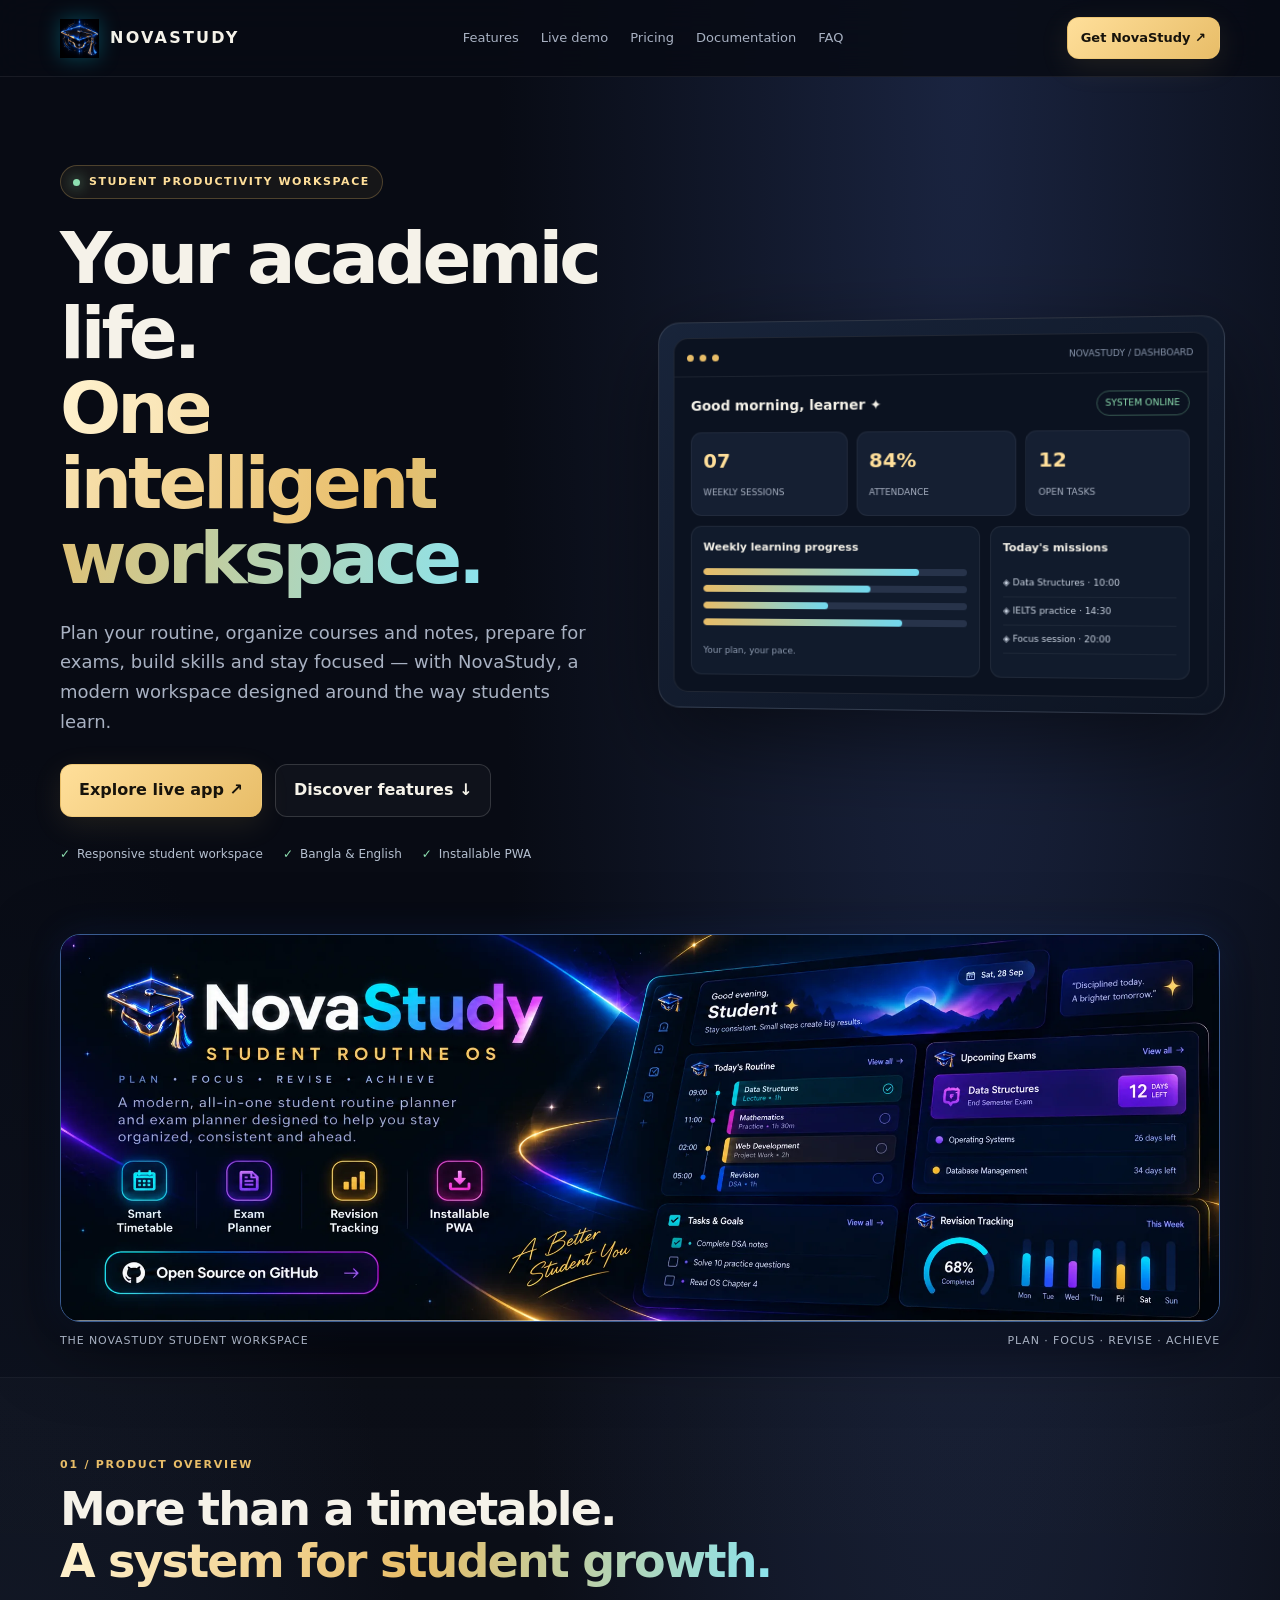
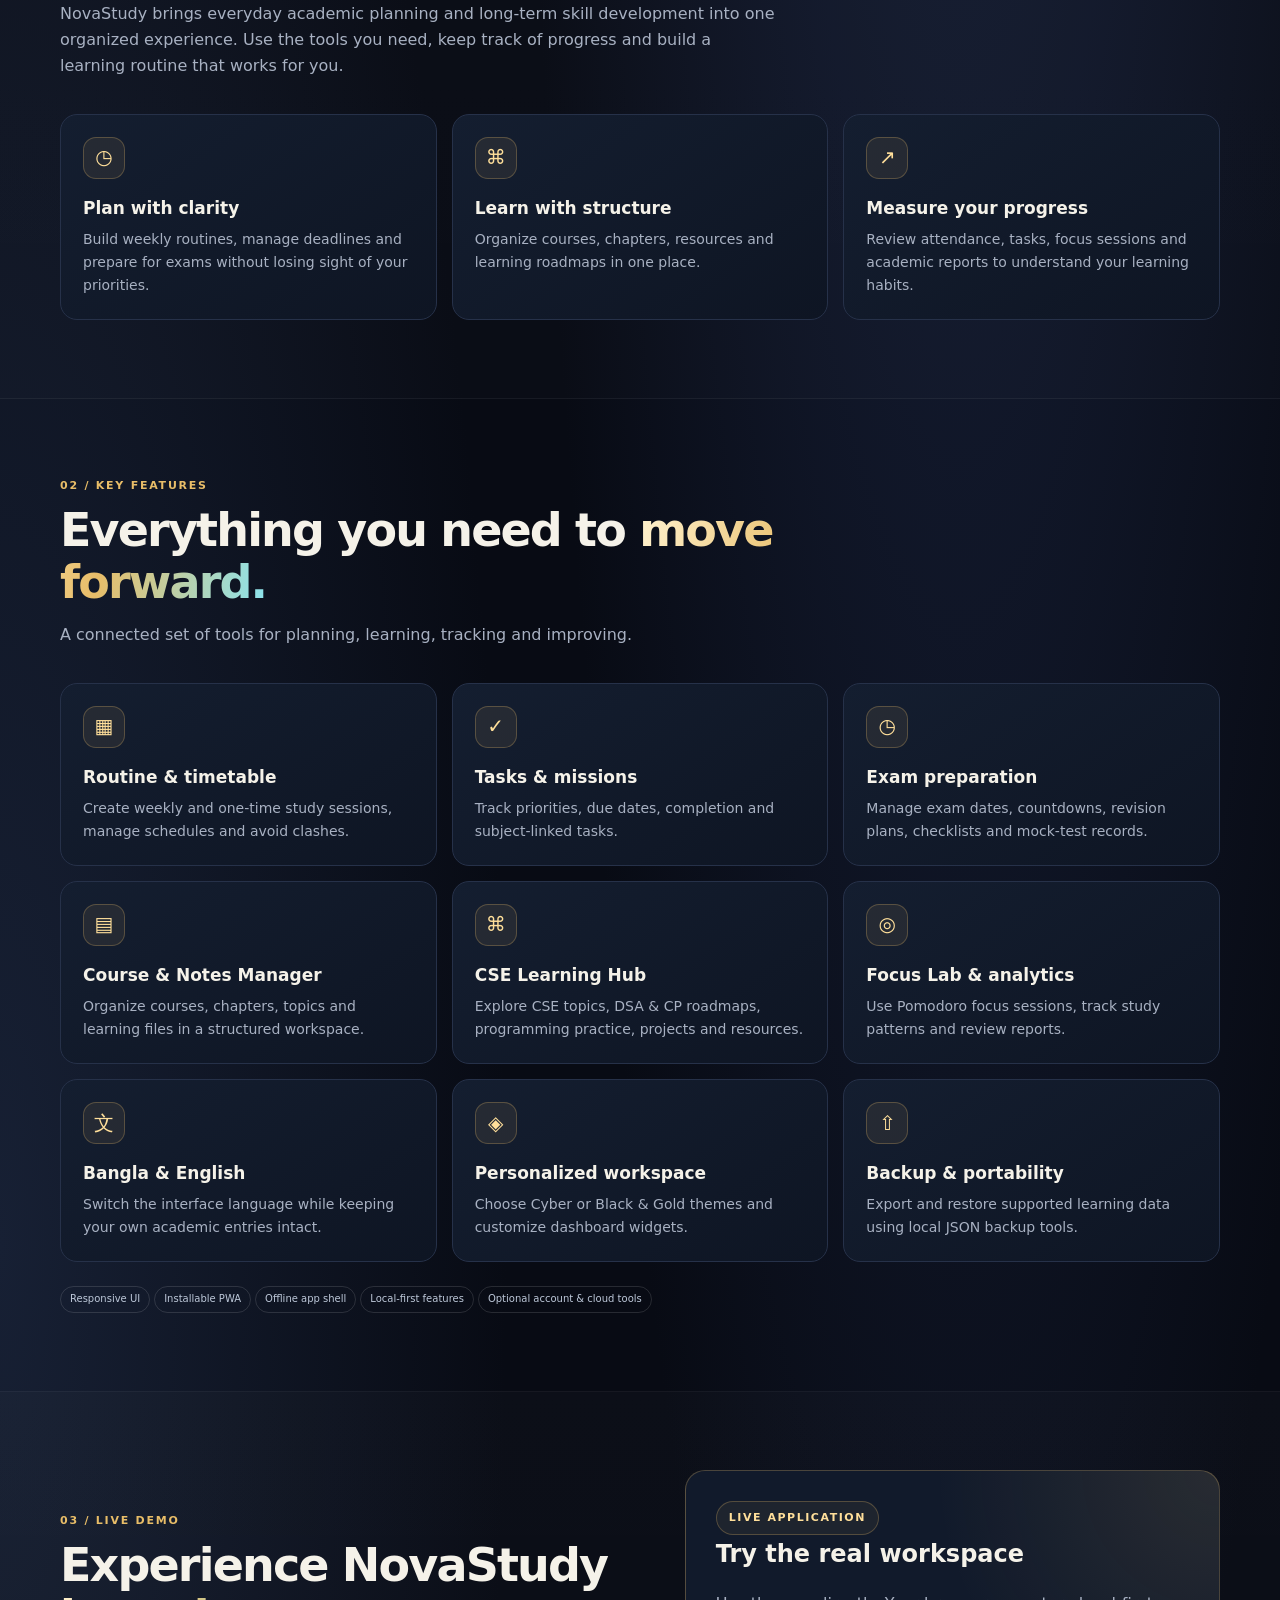
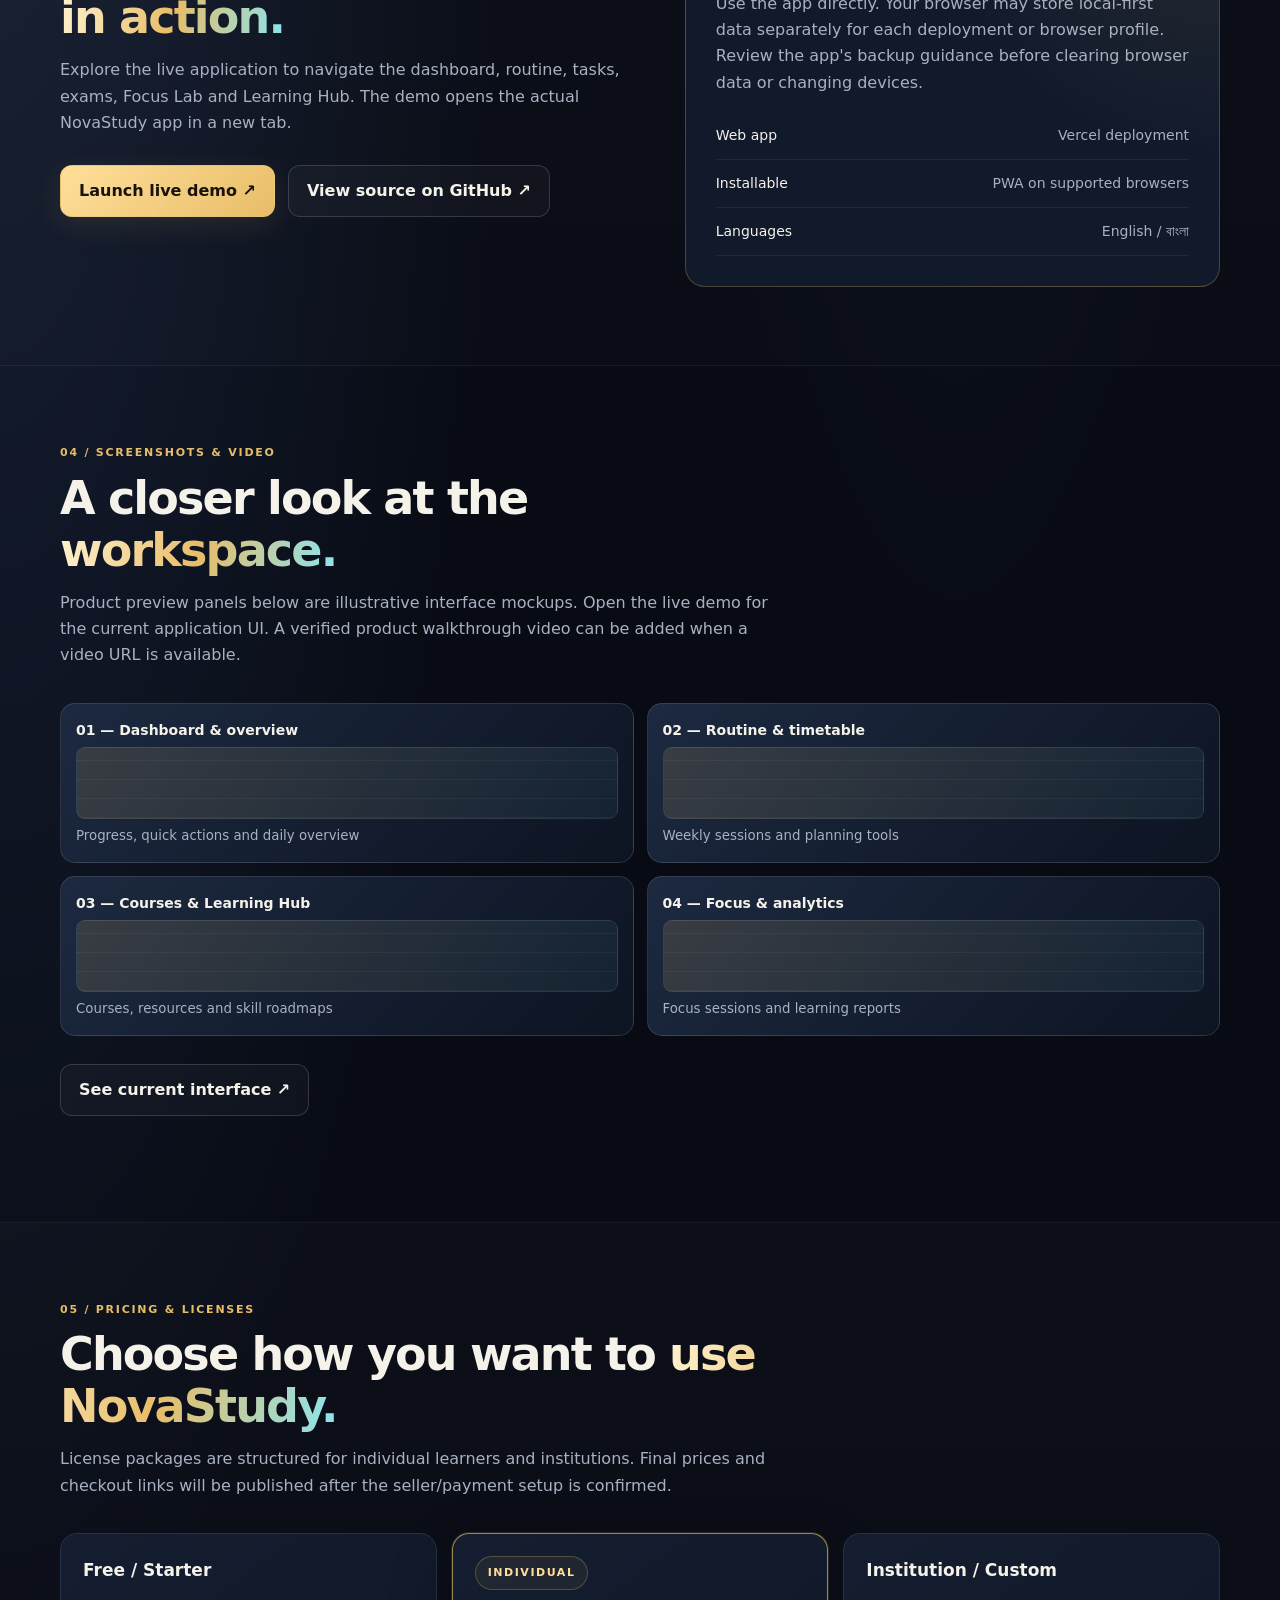
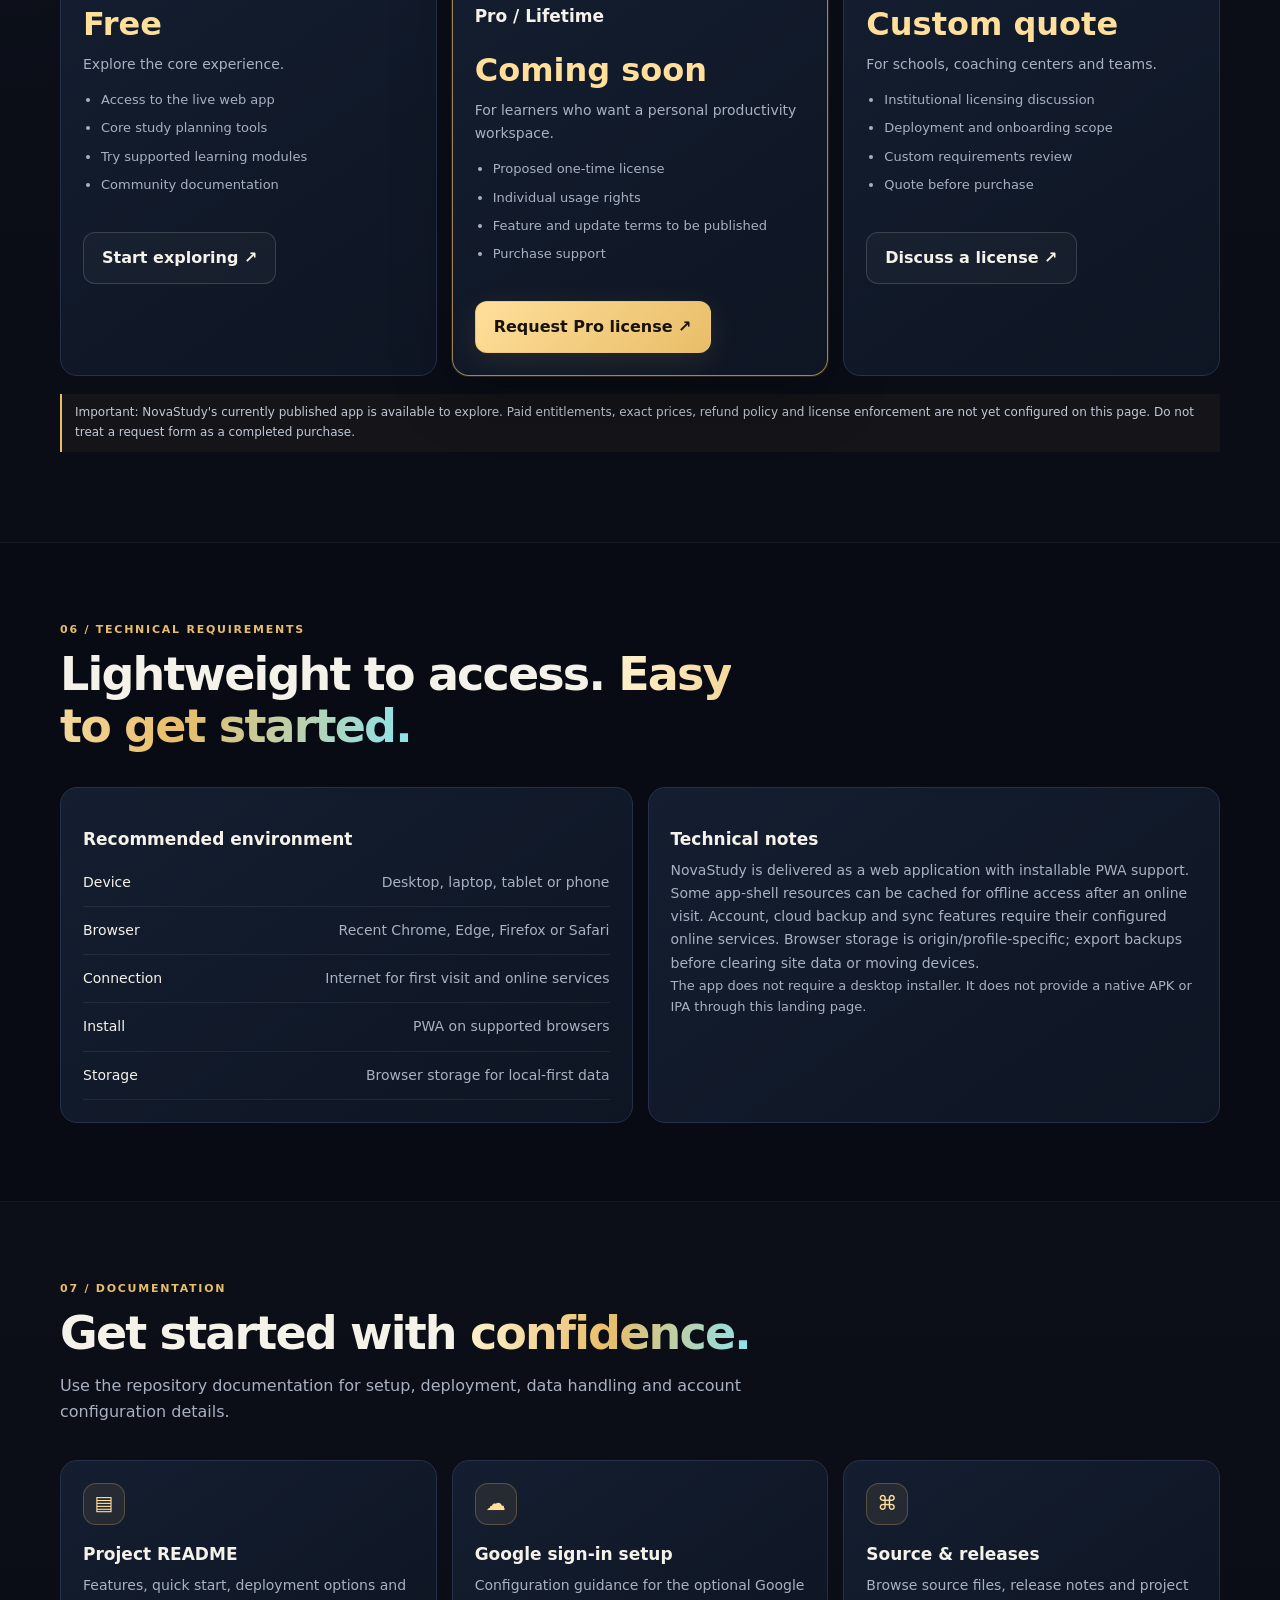
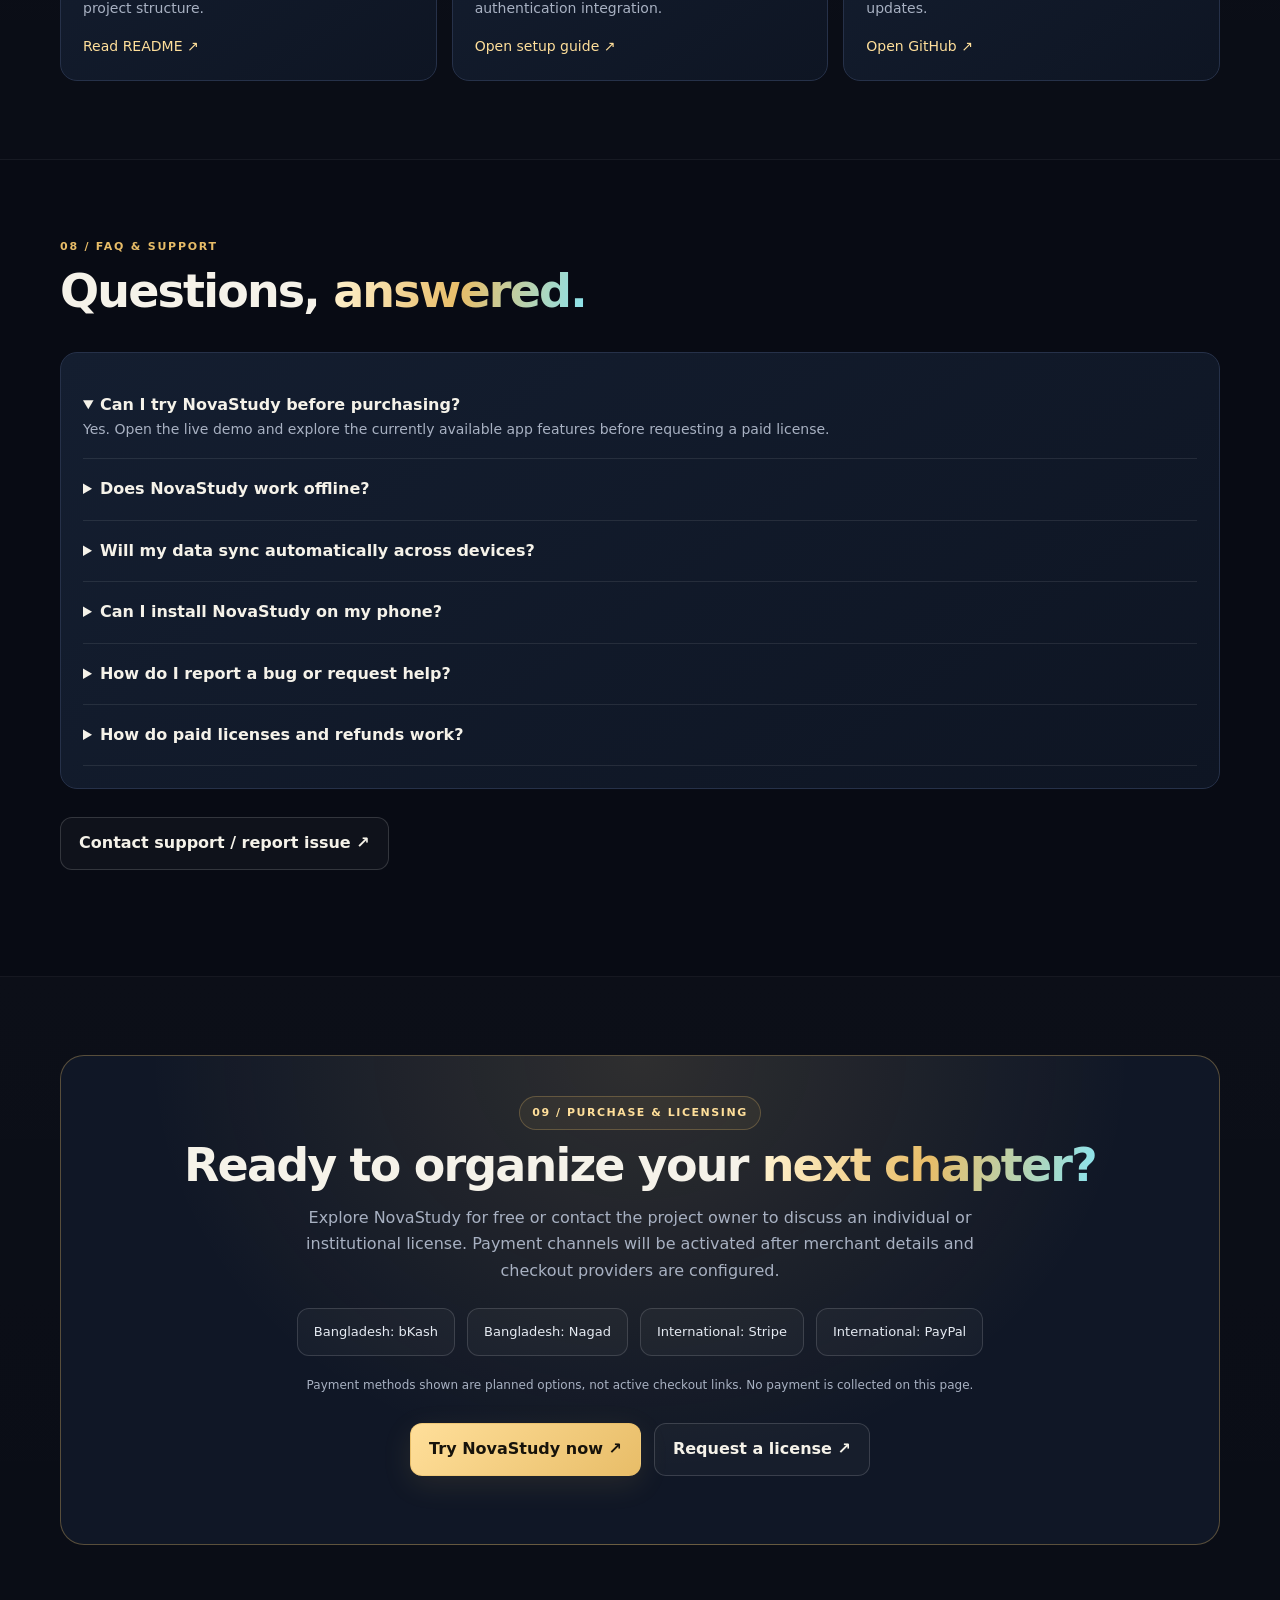
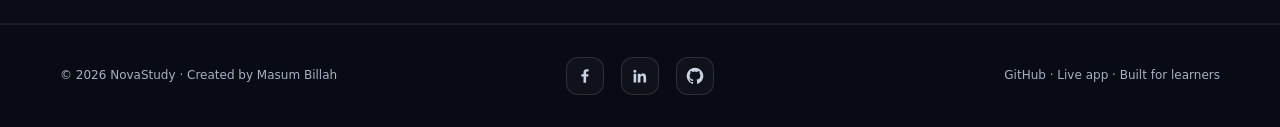
<file: product-landing/index.html>
<!doctype html>
<html lang="en">
<head>
<meta charset="utf-8"><meta name="viewport" content="width=device-width,initial-scale=1">
<meta name="theme-color" content="#080b14">
<meta name="description" content="NovaStudy is a futuristic student workspace for routines, tasks, exams, notes, learning roadmaps and focus.">
<title>NovaStudy — Your Academic Life, One Intelligent Workspace</title>
<style>
:root{--bg:#080b14;--panel:#101625;--panel2:#131d30;--gold:#e8bd68;--gold2:#ffdf9a;--text:#f5f2e9;--muted:#a8b1c2;--line:#263149;--cyan:#71d8ef;--green:#8ee0b1}
*{box-sizing:border-box}html{scroll-behavior:smooth;scroll-padding-top:90px}body{margin:0;background:radial-gradient(ellipse at 75% 0%,#1a2440 0,transparent 34%),radial-gradient(ellipse at 0% 35%,#172034 0,transparent 28%),var(--bg);color:var(--text);font:16px/1.65 Inter,ui-sans-serif,system-ui,-apple-system,"Segoe UI",sans-serif}a{color:inherit;text-decoration:none}button{font:inherit}.wrap{width:min(1160px,calc(100% - 40px));margin:auto}.nav{position:sticky;top:0;z-index:20;background:#080b14dd;backdrop-filter:blur(18px);border-bottom:1px solid #ffffff12}.navin{height:76px;display:flex;align-items:center;justify-content:space-between;gap:24px}.brand{display:flex;align-items:center;gap:11px;font-weight:850;letter-spacing:.14em}.logo{width:39px;height:39px;display:block;object-fit:contain;filter:drop-shadow(0 0 10px #00dfff44)}.brand-banner{padding:0 0 26px}.brand-banner img{display:block;width:100%;height:auto;border:1px solid #3a5c91;border-radius:20px;box-shadow:0 22px 70px #0008,0 0 35px #2563eb22}.banner-caption{display:flex;justify-content:space-between;gap:12px;flex-wrap:wrap;margin-top:10px;color:var(--muted);font-size:11px;letter-spacing:.08em}.links{display:flex;align-items:center;gap:22px;color:var(--muted);font-size:13px}.links a:hover{color:var(--gold2)}.btn{display:inline-flex;align-items:center;justify-content:center;gap:9px;padding:12px 18px;border:1px solid #e8bd6890;border-radius:12px;color:#17130b;background:linear-gradient(135deg,var(--gold2),var(--gold));font-weight:800;box-shadow:0 8px 30px #e8bd681c;transition:.2s}.btn:hover{transform:translateY(-2px);filter:brightness(1.07)}.btn.ghost{background:#ffffff08;color:var(--text);border-color:#ffffff26;box-shadow:none}.btn.small{padding:9px 13px;font-size:13px}.hero{padding:88px 0 70px;display:grid;grid-template-columns:1fr 1.05fr;gap:52px;align-items:center}.eyebrow{display:inline-flex;align-items:center;gap:9px;color:var(--gold2);border:1px solid #e8bd6844;background:#e8bd6810;padding:7px 12px;border-radius:99px;font-size:11px;font-weight:800;letter-spacing:.14em;text-transform:uppercase}.dot{width:7px;height:7px;background:var(--green);border-radius:50%;box-shadow:0 0 14px var(--green)}h1{font-size:clamp(42px,6vw,72px);line-height:1.04;letter-spacing:-.055em;margin:22px 0}.gradient{background:linear-gradient(100deg,#fff2cf,var(--gold),#8be4ef);-webkit-background-clip:text;background-clip:text;color:transparent}.lead{font-size:18px;color:var(--muted);max-width:570px}.actions{display:flex;gap:13px;flex-wrap:wrap;margin:28px 0}.micro{display:flex;gap:20px;flex-wrap:wrap;color:#b5c0d0;font-size:12px}.micro span:before{content:"✓";color:var(--green);margin-right:7px}.preview{border:1px solid #ffffff20;background:linear-gradient(145deg,#18243a,#0d1422);padding:15px;border-radius:22px;box-shadow:0 30px 90px #0008;transform:perspective(1000px) rotateY(-4deg)}.screen{background:#0b1220;border:1px solid #ffffff17;border-radius:15px;overflow:hidden}.screenbar{height:39px;border-bottom:1px solid #ffffff12;display:flex;align-items:center;padding:0 13px;gap:6px}.orb{width:7px;height:7px;border-radius:50%;background:#e8bd68}.screenbody{padding:17px}.mocktop{display:flex;justify-content:space-between;align-items:center;margin-bottom:14px}.mocktitle{font-size:14px;font-weight:800}.mocktag{font-size:9px;color:var(--green);border:1px solid #8ee0b155;border-radius:20px;padding:4px 8px}.stats{display:grid;grid-template-columns:repeat(3,1fr);gap:9px}.stat{padding:12px;background:#151f32;border:1px solid #ffffff0d;border-radius:11px}.stat b{display:block;font-size:20px;color:var(--gold2)}.stat small{font-size:9px;color:var(--muted)}.mockgrid{display:grid;grid-template-columns:1.2fr .8fr;gap:10px;margin-top:10px}.mockcard{background:#111b2c;border:1px solid #ffffff10;border-radius:11px;padding:12px;min-height:120px}.mockcard h4{margin:0 0 12px;font-size:11px}.bar{height:7px;border-radius:9px;background:#27334a;margin:10px 0;overflow:hidden}.bar i{display:block;height:100%;background:linear-gradient(90deg,var(--gold),var(--cyan));border-radius:9px}.event{font-size:9px;color:#cbd4e2;padding:6px 0;border-bottom:1px solid #ffffff0d}.section{padding:78px 0}.section.alt{background:linear-gradient(180deg,#ffffff04,#ffffff02);border-block:1px solid #ffffff0c}.sectionhead{max-width:720px;margin-bottom:34px}.kicker{font-size:11px;color:var(--gold);letter-spacing:.16em;font-weight:850;text-transform:uppercase}.section h2{font-size:clamp(30px,4vw,46px);line-height:1.13;letter-spacing:-.04em;margin:10px 0 13px}.sub{color:var(--muted);margin:0}.grid{display:grid;grid-template-columns:repeat(3,1fr);gap:15px}.card{background:linear-gradient(145deg,#141e30,#0e1523);border:1px solid var(--line);border-radius:17px;padding:22px}.card .ico{width:42px;height:42px;border-radius:13px;display:grid;place-items:center;background:#e8bd6816;border:1px solid #e8bd6844;color:var(--gold2);font-size:20px}.card h3{margin:15px 0 6px;font-size:17px}.card p{margin:0;color:var(--muted);font-size:14px}.pill{display:inline-block;border:1px solid #ffffff20;border-radius:99px;padding:4px 9px;font-size:10px;color:#bdc8d9;margin:4px 4px 0 0}.demo{display:grid;grid-template-columns:1fr .9fr;gap:30px;align-items:center}.demoBox{padding:30px;border-radius:20px;border:1px solid #e8bd6844;background:radial-gradient(circle at 100% 0%,#e8bd681c,transparent 42%),#111a2b}.demoBox h3{font-size:24px;margin:0 0 10px}.demoBox p{color:var(--muted)}.shotgrid{display:grid;grid-template-columns:repeat(2,1fr);gap:13px}.shot{min-height:160px;border:1px solid #ffffff20;border-radius:15px;background:linear-gradient(135deg,#1c2940,#0d1422);padding:15px;display:flex;flex-direction:column;justify-content:space-between;overflow:hidden}.shot strong{font-size:14px}.shot small{color:var(--muted)}.shot .fakeui{height:72px;border-radius:9px;background:repeating-linear-gradient(0deg,#ffffff0b 0 1px,transparent 1px 19px),linear-gradient(120deg,#e8bd6825,#71d8ef12);border:1px solid #ffffff12}.pricing{display:grid;grid-template-columns:repeat(3,1fr);gap:15px}.price{position:relative}.price.featured{border-color:#e8bd68a8;box-shadow:0 0 0 1px #e8bd6822,0 20px 60px #0004}.price h3{margin:0}.price .amount{font-size:32px;font-weight:900;color:var(--gold2);margin:14px 0 2px}.price ul{padding-left:18px;color:var(--muted);font-size:13px;min-height:130px}.price li{margin:7px 0}.note{font-size:12px;color:#c0c9d7;border-left:2px solid var(--gold);padding:9px 13px;background:#e8bd680b}.two{display:grid;grid-template-columns:1fr 1fr;gap:15px}.rowline{display:flex;justify-content:space-between;gap:20px;padding:12px 0;border-bottom:1px solid #ffffff12;font-size:14px}.rowline span:last-child{color:var(--muted);text-align:right}.faq details{padding:17px 0;border-bottom:1px solid #ffffff16}.faq summary{cursor:pointer;font-weight:750}.faq details p{color:var(--muted);margin-bottom:0}.purchase{background:radial-gradient(ellipse at 50% 0%,#e8bd6824,transparent 60%),#101726;border:1px solid #e8bd6855;border-radius:24px;padding:40px;text-align:center}.purchase p{color:var(--muted);max-width:690px;margin:10px auto 24px}.paygrid{display:flex;justify-content:center;gap:12px;flex-wrap:wrap;margin:20px 0}.pay{border:1px solid #ffffff24;background:#ffffff08;border-radius:12px;padding:12px 16px;font-size:13px;color:#e5eaf2}.footer{padding:32px 0;border-top:1px solid #ffffff14;color:var(--muted);font-size:12px}.footin{display:grid;grid-template-columns:1fr auto 1fr;align-items:center;gap:18px}.socials{display:flex;align-items:center;justify-content:center;gap:17px}.social-link{width:38px;height:38px;display:grid;place-items:center;border:1px solid #ffffff20;border-radius:12px;background:#ffffff08;color:#cbd4e2;transition:transform .2s,border-color .2s,color .2s,background .2s}.social-link:hover{transform:translateY(-3px);border-color:var(--gold);color:var(--gold2);background:#e8bd6812}.social-link svg{width:18px;height:18px;fill:currentColor}.footin>span:last-child{justify-self:end;text-align:right}
@media(max-width:560px){.footin{grid-template-columns:1fr;justify-items:center;text-align:center;gap:15px}.footin>span:last-child{justify-self:center;text-align:center}.socials{order:0}}.mobilemenu{display:none}
@media(max-width:850px){.links{display:none}.hero,.demo{grid-template-columns:1fr}.hero{padding-top:60px}.preview{transform:none}.grid{grid-template-columns:repeat(2,1fr)}.pricing{grid-template-columns:1fr}.price ul{min-height:0}.two{grid-template-columns:1fr}}
@media(max-width:560px){.wrap{width:min(100% - 28px,1160px)}.navin{height:65px}.nav .btn{font-size:11px;padding:9px 11px}.hero{gap:30px;padding:50px 0}.lead{font-size:16px}.section{padding:58px 0}.grid{grid-template-columns:1fr}.stats{gap:6px}.stat{padding:9px}.mockgrid{grid-template-columns:1fr}.mockcard{min-height:90px}.shotgrid{grid-template-columns:1fr 1fr}.purchase{padding:26px 17px}.micro{gap:10px}}
</style>
</head>
<body>
<header class="nav"><div class="wrap navin"><a class="brand" href="#"><img class="logo" src="../assets/icon-512.png" alt="NovaStudy logo"><span>NOVASTUDY</span></a><nav class="links"><a href="#features">Features</a><a href="#demo">Live demo</a><a href="#pricing">Pricing</a><a href="#docs">Documentation</a><a href="#faq">FAQ</a></nav><a class="btn small" href="#purchase">Get NovaStudy ↗</a></div></header>
<main>
<section class="wrap hero"><div><div class="eyebrow"><i class="dot"></i> STUDENT PRODUCTIVITY WORKSPACE</div><h1>Your academic life.<br><span class="gradient">One intelligent workspace.</span></h1><p class="lead">Plan your routine, organize courses and notes, prepare for exams, build skills and stay focused — with NovaStudy, a modern workspace designed around the way students learn.</p><div class="actions"><a class="btn" href="https://novastudy-routine.vercel.app/" target="_blank" rel="noopener">Explore live app ↗</a><a class="btn ghost" href="#features">Discover features ↓</a></div><div class="micro"><span>Responsive student workspace</span><span>Bangla & English</span><span>Installable PWA</span></div></div>
<div class="preview" aria-label="NovaStudy dashboard preview"><div class="screen"><div class="screenbar"><i class="orb"></i><i class="orb"></i><i class="orb"></i><span style="margin-left:auto;color:#8794aa;font-size:9px">NOVASTUDY / DASHBOARD</span></div><div class="screenbody"><div class="mocktop"><div class="mocktitle">Good morning, learner ✦</div><div class="mocktag">SYSTEM ONLINE</div></div><div class="stats"><div class="stat"><b>07</b><small>WEEKLY SESSIONS</small></div><div class="stat"><b>84%</b><small>ATTENDANCE</small></div><div class="stat"><b>12</b><small>OPEN TASKS</small></div></div><div class="mockgrid"><div class="mockcard"><h4>Weekly learning progress</h4><div class="bar"><i style="width:82%"></i></div><div class="bar"><i style="width:64%"></i></div><div class="bar"><i style="width:48%"></i></div><div class="bar"><i style="width:76%"></i></div><small style="color:#8e9bb0;font-size:9px">Your plan, your pace.</small></div><div class="mockcard"><h4>Today's missions</h4><div class="event">◈ Data Structures · 10:00</div><div class="event">◈ IELTS practice · 14:30</div><div class="event">◈ Focus session · 20:00</div></div></div></div></div></div>
</section>
<section class="wrap brand-banner" aria-label="NovaStudy product banner"><img src="../assets/novastudy-readme-banner.webp" alt="NovaStudy Student Routine OS — timetable, exam planner, revision tracking and installable PWA"><div class="banner-caption"><span>THE NOVASTUDY STUDENT WORKSPACE</span><span>PLAN · FOCUS · REVISE · ACHIEVE</span></div></section>
<section class="section alt" id="overview"><div class="wrap"><div class="sectionhead"><div class="kicker">01 / Product overview</div><h2>More than a timetable.<br><span class="gradient">A system for student growth.</span></h2><p class="sub">NovaStudy brings everyday academic planning and long-term skill development into one organized experience. Use the tools you need, keep track of progress and build a learning routine that works for you.</p></div><div class="grid"><article class="card"><div class="ico">◷</div><h3>Plan with clarity</h3><p>Build weekly routines, manage deadlines and prepare for exams without losing sight of your priorities.</p></article><article class="card"><div class="ico">⌘</div><h3>Learn with structure</h3><p>Organize courses, chapters, resources and learning roadmaps in one place.</p></article><article class="card"><div class="ico">↗</div><h3>Measure your progress</h3><p>Review attendance, tasks, focus sessions and academic reports to understand your learning habits.</p></article></div></div></section>
<section class="section" id="features"><div class="wrap"><div class="sectionhead"><div class="kicker">02 / Key features</div><h2>Everything you need to <span class="gradient">move forward.</span></h2><p class="sub">A connected set of tools for planning, learning, tracking and improving.</p></div><div class="grid">
<article class="card"><div class="ico">▦</div><h3>Routine & timetable</h3><p>Create weekly and one-time study sessions, manage schedules and avoid clashes.</p></article>
<article class="card"><div class="ico">✓</div><h3>Tasks & missions</h3><p>Track priorities, due dates, completion and subject-linked tasks.</p></article>
<article class="card"><div class="ico">◷</div><h3>Exam preparation</h3><p>Manage exam dates, countdowns, revision plans, checklists and mock-test records.</p></article>
<article class="card"><div class="ico">▤</div><h3>Course & Notes Manager</h3><p>Organize courses, chapters, topics and learning files in a structured workspace.</p></article>
<article class="card"><div class="ico">⌘</div><h3>CSE Learning Hub</h3><p>Explore CSE topics, DSA & CP roadmaps, programming practice, projects and resources.</p></article>
<article class="card"><div class="ico">◎</div><h3>Focus Lab & analytics</h3><p>Use Pomodoro focus sessions, track study patterns and review reports.</p></article>
<article class="card"><div class="ico">文</div><h3>Bangla & English</h3><p>Switch the interface language while keeping your own academic entries intact.</p></article>
<article class="card"><div class="ico">◈</div><h3>Personalized workspace</h3><p>Choose Cyber or Black & Gold themes and customize dashboard widgets.</p></article>
<article class="card"><div class="ico">⇧</div><h3>Backup & portability</h3><p>Export and restore supported learning data using local JSON backup tools.</p></article>
</div><div style="margin-top:20px"><span class="pill">Responsive UI</span><span class="pill">Installable PWA</span><span class="pill">Offline app shell</span><span class="pill">Local-first features</span><span class="pill">Optional account & cloud tools</span></div></div></section>
<section class="section alt" id="demo"><div class="wrap demo"><div><div class="kicker">03 / Live demo</div><h2>Experience NovaStudy <span class="gradient">in action.</span></h2><p class="sub">Explore the live application to navigate the dashboard, routine, tasks, exams, Focus Lab and Learning Hub. The demo opens the actual NovaStudy app in a new tab.</p><div class="actions"><a class="btn" href="https://novastudy-routine.vercel.app/" target="_blank" rel="noopener">Launch live demo ↗</a><a class="btn ghost" href="https://github.com/gitwithmasum/NovaStudy-Routine" target="_blank" rel="noopener">View source on GitHub ↗</a></div></div><div class="demoBox"><div class="eyebrow">LIVE APPLICATION</div><h3>Try the real workspace</h3><p>Use the app directly. Your browser may store local-first data separately for each deployment or browser profile. Review the app's backup guidance before clearing browser data or changing devices.</p><div class="rowline"><span>Web app</span><span>Vercel deployment</span></div><div class="rowline"><span>Installable</span><span>PWA on supported browsers</span></div><div class="rowline"><span>Languages</span><span>English / বাংলা</span></div></div></div></section>
<section class="section" id="media"><div class="wrap"><div class="sectionhead"><div class="kicker">04 / Screenshots & video</div><h2>A closer look at the <span class="gradient">workspace.</span></h2><p class="sub">Product preview panels below are illustrative interface mockups. Open the live demo for the current application UI. A verified product walkthrough video can be added when a video URL is available.</p></div><div class="shotgrid"><div class="shot"><strong>01 — Dashboard & overview</strong><div class="fakeui"></div><small>Progress, quick actions and daily overview</small></div><div class="shot"><strong>02 — Routine & timetable</strong><div class="fakeui"></div><small>Weekly sessions and planning tools</small></div><div class="shot"><strong>03 — Courses & Learning Hub</strong><div class="fakeui"></div><small>Courses, resources and skill roadmaps</small></div><div class="shot"><strong>04 — Focus & analytics</strong><div class="fakeui"></div><small>Focus sessions and learning reports</small></div></div><div class="actions"><a class="btn ghost" href="https://novastudy-routine.vercel.app/" target="_blank" rel="noopener">See current interface ↗</a></div></div></section>
<section class="section alt" id="pricing"><div class="wrap"><div class="sectionhead"><div class="kicker">05 / Pricing & licenses</div><h2>Choose how you want to <span class="gradient">use NovaStudy.</span></h2><p class="sub">License packages are structured for individual learners and institutions. Final prices and checkout links will be published after the seller/payment setup is confirmed.</p></div><div class="pricing"><article class="card price"><h3>Free / Starter</h3><div class="amount">Free</div><p class="sub">Explore the core experience.</p><ul><li>Access to the live web app</li><li>Core study planning tools</li><li>Try supported learning modules</li><li>Community documentation</li></ul><a class="btn ghost" href="https://novastudy-routine.vercel.app/" target="_blank" rel="noopener">Start exploring ↗</a></article><article class="card price featured"><div class="eyebrow">INDIVIDUAL</div><h3 style="margin-top:12px">Pro / Lifetime</h3><div class="amount">Coming soon</div><p class="sub">For learners who want a personal productivity workspace.</p><ul><li>Proposed one-time license</li><li>Individual usage rights</li><li>Feature and update terms to be published</li><li>Purchase support</li></ul><a class="btn" href="#purchase">Request Pro license ↗</a></article><article class="card price"><h3>Institution / Custom</h3><div class="amount">Custom quote</div><p class="sub">For schools, coaching centers and teams.</p><ul><li>Institutional licensing discussion</li><li>Deployment and onboarding scope</li><li>Custom requirements review</li><li>Quote before purchase</li></ul><a class="btn ghost" href="https://github.com/gitwithmasum/NovaStudy-Routine/issues/new" target="_blank" rel="noopener">Discuss a license ↗</a></article></div><p class="note" style="margin-top:18px">Important: NovaStudy's currently published app is available to explore. Paid entitlements, exact prices, refund policy and license enforcement are not yet configured on this page. Do not treat a request form as a completed purchase.</p></div></section>
<section class="section" id="technical"><div class="wrap"><div class="sectionhead"><div class="kicker">06 / Technical requirements</div><h2>Lightweight to access. <span class="gradient">Easy to get started.</span></h2></div><div class="two"><div class="card"><h3>Recommended environment</h3><div class="rowline"><span>Device</span><span>Desktop, laptop, tablet or phone</span></div><div class="rowline"><span>Browser</span><span>Recent Chrome, Edge, Firefox or Safari</span></div><div class="rowline"><span>Connection</span><span>Internet for first visit and online services</span></div><div class="rowline"><span>Install</span><span>PWA on supported browsers</span></div><div class="rowline"><span>Storage</span><span>Browser storage for local-first data</span></div></div><div class="card"><h3>Technical notes</h3><p>NovaStudy is delivered as a web application with installable PWA support. Some app-shell resources can be cached for offline access after an online visit. Account, cloud backup and sync features require their configured online services. Browser storage is origin/profile-specific; export backups before clearing site data or moving devices.</p><p style="color:var(--muted);font-size:13px">The app does not require a desktop installer. It does not provide a native APK or IPA through this landing page.</p></div></div></div></section>
<section class="section alt" id="docs"><div class="wrap"><div class="sectionhead"><div class="kicker">07 / Documentation</div><h2>Get started with <span class="gradient">confidence.</span></h2><p class="sub">Use the repository documentation for setup, deployment, data handling and account configuration details.</p></div><div class="grid"><article class="card"><div class="ico">▤</div><h3>Project README</h3><p>Features, quick start, deployment options and project structure.</p><p style="margin-top:15px"><a href="https://github.com/gitwithmasum/NovaStudy-Routine#readme" target="_blank" rel="noopener" style="color:var(--gold2)">Read README ↗</a></p></article><article class="card"><div class="ico">☁</div><h3>Google sign-in setup</h3><p>Configuration guidance for the optional Google authentication integration.</p><p style="margin-top:15px"><a href="https://github.com/gitwithmasum/NovaStudy-Routine/blob/main/GOOGLE_SIGNIN_SETUP_BN.md" target="_blank" rel="noopener" style="color:var(--gold2)">Open setup guide ↗</a></p></article><article class="card"><div class="ico">⌘</div><h3>Source & releases</h3><p>Browse source files, release notes and project updates.</p><p style="margin-top:15px"><a href="https://github.com/gitwithmasum/NovaStudy-Routine" target="_blank" rel="noopener" style="color:var(--gold2)">Open GitHub ↗</a></p></article></div></div></section>
<section class="section" id="support"><div class="wrap"><div class="sectionhead"><div class="kicker">08 / FAQ & support</div><h2>Questions, <span class="gradient">answered.</span></h2></div><div class="faq card">
<details open><summary>Can I try NovaStudy before purchasing?</summary><p>Yes. Open the live demo and explore the currently available app features before requesting a paid license.</p></details>
<details><summary>Does NovaStudy work offline?</summary><p>The installable PWA can cache its app shell after a successful online visit. Features that need authentication, cloud services or online resources still require an internet connection.</p></details>
<details><summary>Will my data sync automatically across devices?</summary><p>Do not assume that all data syncs automatically. Browser-local data is origin- and profile-specific. Use the backup and restore tools and review the app's cloud/sync documentation for the supported workflow.</p></details>
<details><summary>Can I install NovaStudy on my phone?</summary><p>On supported browsers, use the browser's Install app or Add to Home Screen option. This is a PWA installation, not an APK or IPA download.</p></details>
<details><summary>How do I report a bug or request help?</summary><p>Open a GitHub issue with the steps to reproduce the problem. Avoid including passwords, access tokens or private academic records.</p></details>
<details><summary>How do paid licenses and refunds work?</summary><p>Paid checkout, final license terms and refund policy are being prepared. They will be published before paid orders are accepted.</p></details>
</div><div class="actions"><a class="btn ghost" href="https://github.com/gitwithmasum/NovaStudy-Routine/issues/new" target="_blank" rel="noopener">Contact support / report issue ↗</a></div></div></section>
<section class="section alt" id="purchase"><div class="wrap"><div class="purchase"><div class="eyebrow">09 / Purchase & licensing</div><h2>Ready to organize your <span class="gradient">next chapter?</span></h2><p>Explore NovaStudy for free or contact the project owner to discuss an individual or institutional license. Payment channels will be activated after merchant details and checkout providers are configured.</p><div class="paygrid"><span class="pay">Bangladesh: bKash</span><span class="pay">Bangladesh: Nagad</span><span class="pay">International: Stripe</span><span class="pay">International: PayPal</span></div><p style="font-size:12px">Payment methods shown are planned options, not active checkout links. No payment is collected on this page.</p><div class="actions" style="justify-content:center"><a class="btn" href="https://novastudy-routine.vercel.app/" target="_blank" rel="noopener">Try NovaStudy now ↗</a><a class="btn ghost" href="https://github.com/gitwithmasum/NovaStudy-Routine/issues/new" target="_blank" rel="noopener">Request a license ↗</a></div></div></div></section>
</main>
<footer class="footer"><div class="wrap footin"><span>© 2026 NovaStudy · Created by Masum Billah</span><nav class="socials" aria-label="Social media links">
<a class="social-link" href="https://facebook.com/masumtheinvincible" target="_blank" rel="noopener noreferrer" aria-label="Facebook profile" title="Facebook"><svg viewBox="0 0 24 24" aria-hidden="true"><path d="M13.5 21v-8.2h2.8l.4-3.2h-3.2V7.55c0-.93.26-1.56 1.6-1.56h1.7V3.12c-.3-.04-1.34-.12-2.55-.12-2.53 0-4.26 1.54-4.26 4.37V9.6H7.13v3.2H10V21h3.5z"/></svg></a>
<a class="social-link" href="https://www.linkedin.com/in/masumtheinvincible/" target="_blank" rel="noopener noreferrer" aria-label="LinkedIn profile" title="LinkedIn"><svg viewBox="0 0 24 24" aria-hidden="true"><path d="M5.2 3.5a2.05 2.05 0 1 1 0 4.1 2.05 2.05 0 0 1 0-4.1zM3.45 9h3.5v11.5h-3.5V9zm5.7 0h3.35v1.57h.05c.47-.9 1.62-1.85 3.34-1.85 3.57 0 4.23 2.35 4.23 5.4v6.38h-3.5v-5.66c0-1.35-.03-3.08-1.88-3.08-1.88 0-2.17 1.47-2.17 2.98v5.76h-3.5V9z"/></svg></a>
<a class="social-link" href="https://github.com/gitwithmasum" target="_blank" rel="noopener noreferrer" aria-label="GitHub profile" title="GitHub"><svg viewBox="0 0 24 24" aria-hidden="true"><path d="M12 .9a11.1 11.1 0 0 0-3.51 21.63c.55.1.76-.24.76-.54v-2.1c-3.1.67-3.76-1.32-3.76-1.32-.5-1.28-1.23-1.62-1.23-1.62-1.01-.69.08-.68.08-.68 1.12.08 1.71 1.15 1.71 1.15.99 1.7 2.6 1.21 3.23.93.1-.72.39-1.21.7-1.49-2.48-.28-5.09-1.24-5.09-5.52 0-1.22.44-2.22 1.15-3-.12-.28-.5-1.42.11-2.96 0 0 .94-.3 3.06 1.15a10.6 10.6 0 0 1 5.57 0c2.12-1.44 3.06-1.15 3.06-1.15.61 1.54.23 2.68.11 2.96.72.78 1.15 1.78 1.15 3.01 0 4.29-2.61 5.23-5.1 5.5.4.35.75 1.03.75 2.08v3.06c0 .3.2.65.77.54A11.1 11.1 0 0 0 12 .9z"/></svg></a>
</nav><span><a href="https://github.com/gitwithmasum/NovaStudy-Routine" target="_blank" rel="noopener">GitHub</a> · <a href="https://novastudy-routine.vercel.app/" target="_blank" rel="noopener">Live app</a> · Built for learners</span></div></footer>
</body></html>
</file>
